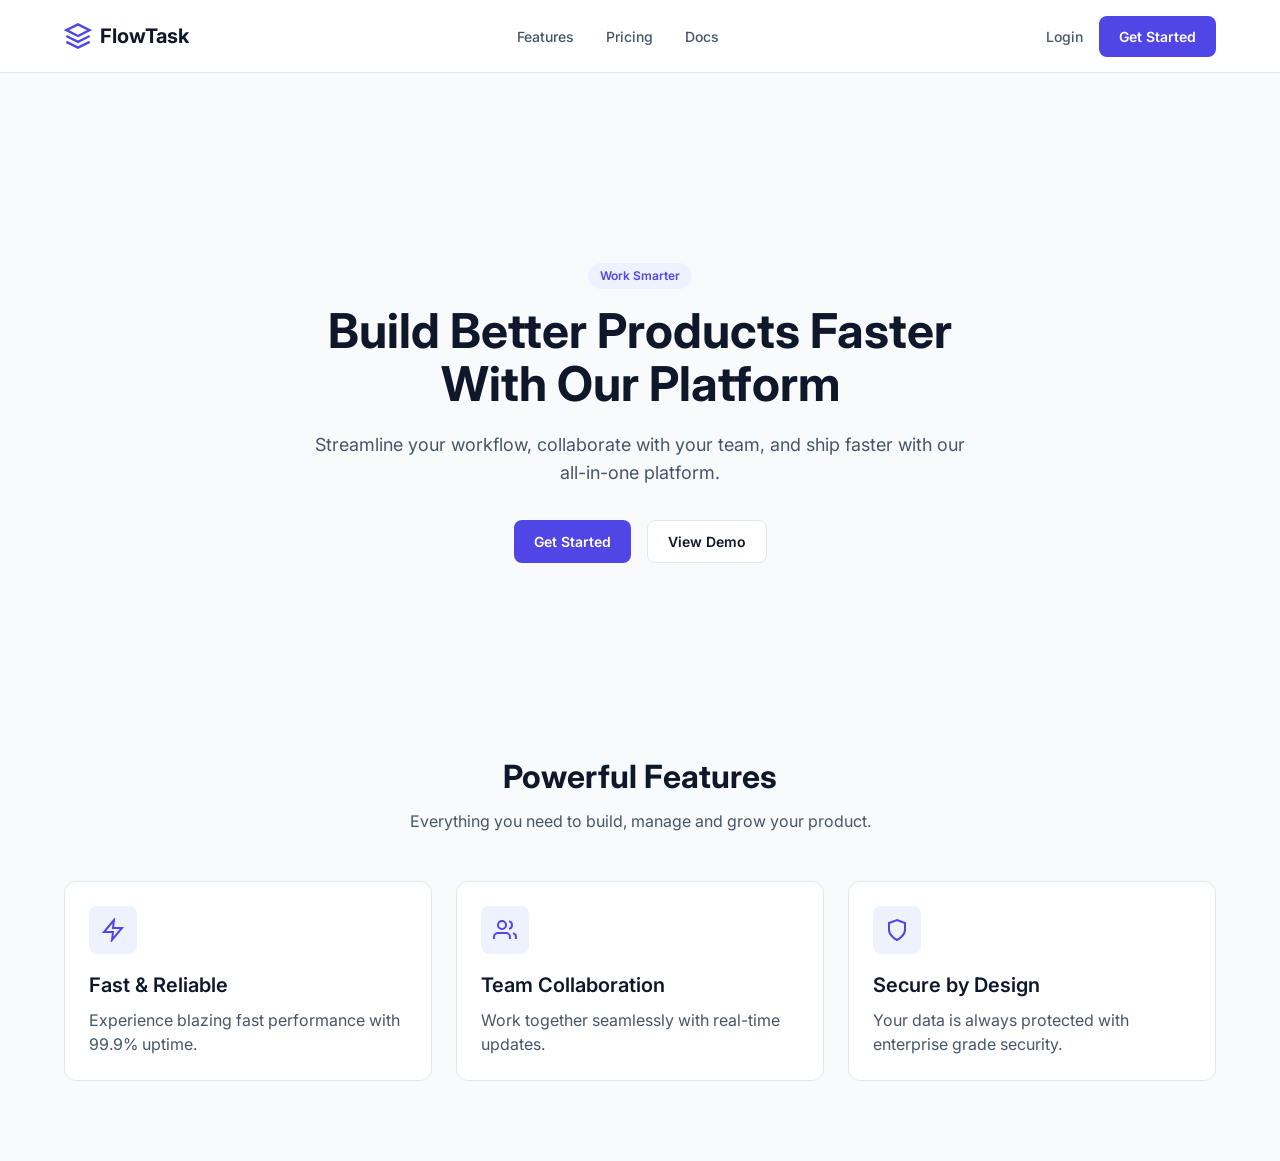
<file: task1/index.html>
<!DOCTYPE html>
<html lang="en">
<head>
  <meta charset="UTF-8">
  <meta name="viewport" content="width=device-width, initial-scale=1.0">
  <title>FlowTask - SaaS Landing Page</title>
  
  <!-- Inter Font from Google Fonts -->
  <link rel="preconnect" href="https://fonts.googleapis.com">
  <link rel="preconnect" href="https://fonts.gstatic.com" crossorigin>
  <link href="https://fonts.googleapis.com/css2?family=Inter:wght@400;500;600;700&display=swap" rel="stylesheet">
  
  
  <link rel="stylesheet" href="style.css">
</head>
<body>

  
  <header class="navbar-wrapper">
    <nav class="container navbar">
      
      <a href="#" class="logo">
        <svg class="logo-icon" viewBox="0 0 24 24" fill="none" stroke="currentColor" stroke-width="2">
          <path d="M12 2L2 7l10 5 10-5-10-5zM2 17l10 5 10-5M2 12l10 5 10-5"/>
        </svg>
        <span class="logo-text">FlowTask</span>
      </a>

      
      <div class="nav-links">
        <a href="#features">Features</a>
        <a href="#pricing">Pricing</a>
        <a href="#docs">Docs</a>
      </div>

     
      <div class="nav-actions">
        <a href="#" class="btn-login">Login</a>
        <a href="#" class="btn btn-primary">Get Started</a>
      </div>

      <button class="mobile-menu-btn" aria-label="Toggle Navigation">
        <svg viewBox="0 0 24 24" fill="none" stroke="currentColor" stroke-width="2">
          <path d="M4 6h16M4 12h16M4 18h16"/>
        </svg>
      </button>
    </nav>
  </header>

 
  <main class="container">

 
    <section class="hero-section">
      <div class="hero-content">
        
        <span class="badge">Work Smarter</span>
        
      
        <h1 class="hero-title">Build Better Products Faster With Our Platform</h1>
        
        <!-- Hero Subtitle Paragraph -->
        <p class="hero-subtitle">
          Streamline your workflow, collaborate with your team, and ship faster with our all-in-one platform.
        </p>
        
        <!-- Call to Action Buttons -->
        <div class="hero-buttons">
          <a href="#" class="btn btn-primary">Get Started</a>
          <a href="#" class="btn btn-secondary">View Demo</a>
        </div>
      </div>
    </section>

    <!-- FEATURES SECTION -->
    <section id="features" class="features-section">
      <!-- Section Header -->
      <div class="section-header">
        <h2 class="section-title">Powerful Features</h2>
        <p class="section-subtitle">Everything you need to build, manage and grow your product.</p>
      </div>

      <!-- Feature Cards Grid Container -->
      <div class="features-grid">
        
        <!-- Card 1 -->
        <article class="feature-card">
          <div class="card-icon">
            <svg viewBox="0 0 24 24" fill="none" stroke="currentColor" stroke-width="2">
              <path d="M13 2L3 14h9l-1 8 10-12h-9l1-8z"/>
            </svg>
          </div>
          <h3 class="card-title">Fast &amp; Reliable</h3>
          <p class="card-body">Experience blazing fast performance with 99.9% uptime.</p>
        </article>

        <!-- Card 2 -->
        <article class="feature-card">
          <div class="card-icon">
            <svg viewBox="0 0 24 24" fill="none" stroke="currentColor" stroke-width="2">
              <path d="M17 21v-2a4 4 0 00-4-4H5a4 4 0 00-4 4v2"/>
              <circle cx="9" cy="7" r="4"/>
              <path d="M23 21v-2a4 4 0 00-3-3.87M16 3.13a4 4 0 010 7.75"/>
            </svg>
          </div>
          <h3 class="card-title">Team Collaboration</h3>
          <p class="card-body">Work together seamlessly with real-time updates.</p>
        </article>

        <!-- Card 3 -->
        <article class="feature-card">
          <div class="card-icon">
            <svg viewBox="0 0 24 24" fill="none" stroke="currentColor" stroke-width="2">
              <path d="M12 22s8-4 8-10V5l-8-3-8 3v7c0 6 8 10 8 10z"/>
            </svg>
          </div>
          <h3 class="card-title">Secure by Design</h3>
          <p class="card-body">Your data is always protected with enterprise grade security.</p>
        </article>

      </div>
    </section>

  </main>

</body>
</html>
</file>
<file: task1/style.css>
/* ==========================================
   1. CSS VARIABLES (DESIGN TOKENS)
   ========================================== */
:root {
  /* Color Palette Specifications */
  --bg-main: #F8FAFC;
  --primary: #4F46E5;
  --primary-hover: #4338CA;
  --heading: #0F172A;
  --body: #475569;
  --card-bg: #FFFFFF;
  --border: #E2E8F0;

  /* Layout Specifications */
  --max-width: 1200px;
  --padding-horizontal: 24px;
}

/* ==========================================
   2. GLOBAL RESETS & TYPOGRAPHY
   ========================================== */
* {
  box-sizing: border-box;
  margin: 0;
  padding: 0;
}

body {
  font-family: 'Inter', sans-serif;
  background-color: var(--bg-main);
  color: var(--body);
  font-size: 16px; /* Specification: Body 16px */
  line-height: 1.5;
  -webkit-font-smoothing: antialiased;
}

a {
  text-decoration: none;
  color: inherit;
}

/* ==========================================
   3. REUSABLE CONTAINER CLASS
   ========================================== */
/* Constrains the content to max-width 1200px and centers it on wide screens */
.container {
  max-width: var(--max-width); /* Max width: 1200px */
  margin-left: auto;           /* Horizontal center technique */
  margin-right: auto;
  padding-left: var(--padding-horizontal);  /* Horizontal padding: 24px */
  padding-right: var(--padding-horizontal);
}

/* ==========================================
   4. NAVIGATION BAR (FLEXBOX)
   ========================================== */
.navbar-wrapper {
  background-color: var(--card-bg);
  border-bottom: 1px solid var(--border);
  width: 100%;
}

.navbar {
  display: flex;                /* Navbar display: flex */
  justify-content: space-between; /* Navbar justify-between */
  align-items: center;
  height: 72px;                 /* Height: 72px */
}

.logo {
  display: flex;
  align-items: center;
  gap: 8px;
  font-weight: 700;
  font-size: 20px;
  color: var(--heading);
}

.logo-icon {
  width: 28px;
  height: 28px;
  color: var(--primary);
}

.nav-links {
  display: flex;
  gap: 32px;
  font-size: 14px;              /* Navigation: 14px */
  font-weight: 500;             /* Font-medium */
  color: var(--body);
}

.nav-links a:hover {
  color: var(--primary);
}

.nav-actions {
  display: flex;
  align-items: center;
  gap: 16px;
}

.btn-login {
  font-size: 14px;
  font-weight: 500;
  color: var(--body);
}

.mobile-menu-btn {
  display: none;                /* Hidden on desktop */
  background: none;
  border: none;
  cursor: pointer;
  color: var(--heading);
}

.mobile-menu-btn svg {
  width: 24px;
  height: 24px;
}

/* ==========================================
   5. BUTTON COMPONENTS
   ========================================== */
.btn {
  display: inline-flex;
  align-items: center;
  justify-content: center;
  padding: 10px 20px;
  border-radius: 8px;
  font-weight: 600;
  font-size: 14px;
  cursor: pointer;
  transition: background-color 0.2s ease;
}

.btn-primary {
  background-color: var(--primary);       /* Primary: #4F46E5 */
  color: #FFFFFF;
}

.btn-primary:hover {
  background-color: var(--primary-hover); /* Hover: #4338CA */
}

.btn-secondary {
  background-color: #FFFFFF;
  color: var(--heading);
  border: 1px solid var(--border);
}

.btn-secondary:hover {
  background-color: #F1F5F9;
}

/* ==========================================
   6. HERO SECTION
   ========================================== */
.hero-section {
  min-height: 520px;            /* Hero minimum height: 520px */
  display: flex;                /* Vertically centered alignment */
  flex-direction: column;
  justify-content: center;
  align-items: center;
  text-align: center;
  margin-top: 80px;            /* Navbar -> Hero gap: 80px */
}

.hero-content {
  max-width: 650px;             /* Text width specification: 650px */
  display: flex;
  flex-direction: column;
  align-items: center;
}

.badge {
  background-color: #EEF2FF;
  color: var(--primary);
  font-size: 12px;
  font-weight: 600;
  padding: 4px 12px;
  border-radius: 16px;
  margin-bottom: 16px;
  display: inline-block;
}

.hero-title {
  font-size: 48px;              /* H1 desktop: 48px */
  font-weight: 700;             /* font-bold */
  line-height: 1.1;             /* line-height: 1.1 */
  color: var(--heading);        /* Heading: #0F172A */
  margin-bottom: 20px;          /* Heading -> paragraph: 20px */
}

.hero-subtitle {
  font-size: 18px;              /* Subtitle: 18px */
  line-height: 1.6;             /* line-height 1.6 */
  color: var(--body);
  margin-bottom: 32px;          /* Paragraph -> buttons: 32px */
}

.hero-buttons {
  display: flex;
  gap: 16px;
}

/* ==========================================
   7. FEATURES SECTION (GRID)
   ========================================== */
.features-section {
  margin-top: 80px;            /* Spacing from Hero */
  margin-bottom: 80px;
}

.section-header {
  text-align: center;
  margin-bottom: 48px;          /* Section -> cards: 48px */
}

.section-title {
  font-size: 32px;              /* Section heading: 32px */
  font-weight: 700;             /* font-bold */
  color: var(--heading);
  margin-bottom: 8px;
}

.section-subtitle {
  font-size: 16px;
  color: var(--body);
}

/* GRID LAYOUT FOR CARDS[cite: 1, 2] */
.features-grid {
  display: grid;
  grid-template-columns: repeat(3, 1fr); /* Desktop: 3 columns */
  gap: 24px;                            /* Card gap: 24px */
}

.feature-card {
  background-color: var(--card-bg); /* Background: #FFFFFF */
  border: 1px solid var(--border);   /* Border: #E2E8F0 */
  border-radius: 12px;
  padding: 24px;                    /* Card padding: 24px */
  display: flex;
  flex-direction: column;
  align-items: flex-start;
}

.card-icon {
  width: 48px;
  height: 48px;
  background-color: #EEF2FF;
  color: var(--primary);
  border-radius: 8px;
  display: flex;
  align-items: center;
  justify-content: center;
  margin-bottom: 16px;
}

.card-icon svg {
  width: 24px;
  height: 24px;
}

.card-title {
  font-size: 20px;              /* Card heading: 20px */
  font-weight: 600;             /* font-semibold */
  color: var(--heading);
  margin-bottom: 8px;
}

.card-body {
  font-size: 16px;              /* Body: 16px */
  color: var(--body);
  line-height: 1.5;
}

/* ==========================================
   8. RESPONSIVE BREAKPOINTS (MEDIA QUERIES)
   ========================================== */

/* TABLET MODE (640px to 1023px) */
@media (max-width: 1023px) {
  .features-grid {
    grid-template-columns: repeat(2, 1fr); /* Tablet: 2 columns */
  }
}

/* MOBILE MODE (< 640px) */
@media (max-width: 639px) {
  /* Navigation Hide/Show */
  .nav-links, .nav-actions {
    display: none;             /* Hide desktop links on mobile */
  }

  .mobile-menu-btn {
    display: block;            /* Show hamburger menu button */
  }

  /* Hero Typography & Layout Changes */
  .hero-title {
    font-size: 36px;           /* H1 Mobile: 36px */
  }

  .hero-buttons {
    flex-direction: column;    /* Buttons stacked on mobile */
    width: 100%;
  }

  .hero-buttons .btn {
    width: 100%;
  }

  /* Grid Layout Change */
  .features-grid {
    grid-template-columns: 1fr; /* Mobile: 1 column */
  }
}
</file>
<file: taskk1/style.css>
/* ==========================================
   1. CSS VARIABLES (DESIGN TOKENS)
   ========================================== */
:root {
  /* Color Palette Specifications */
  --bg-main: #F8FAFC;
  --primary: #4F46E5;
  --primary-hover: #4338CA;
  --heading: #0F172A;
  --body: #475569;
  --card-bg: #FFFFFF;
  --border: #E2E8F0;

  /* Layout Specifications */
  --max-width: 1200px;
  --padding-horizontal: 24px;
}

/* ==========================================
   2. GLOBAL RESETS & TYPOGRAPHY
   ========================================== */
* {
  box-sizing: border-box;
  margin: 0;
  padding: 0;
}

body {
  font-family: 'Inter', sans-serif;
  background-color: var(--bg-main);
  color: var(--body);
  font-size: 16px; /* Specification: Body 16px */
  line-height: 1.5;
  -webkit-font-smoothing: antialiased;
}

a {
  text-decoration: none;
  color: inherit;
}

/* ==========================================
   3. REUSABLE CONTAINER CLASS
   ========================================== */
/* Constrains the content to max-width 1200px and centers it on wide screens */
.container {
  max-width: var(--max-width); /* Max width: 1200px */
  margin-left: auto;           /* Horizontal center technique */
  margin-right: auto;
  padding-left: var(--padding-horizontal);  /* Horizontal padding: 24px */
  padding-right: var(--padding-horizontal);
}

/* ==========================================
   4. NAVIGATION BAR (FLEXBOX)
   ========================================== */
.navbar-wrapper {
  background-color: var(--card-bg);
  border-bottom: 1px solid var(--border);
  width: 100%;
}

.navbar {
  display: flex;                /* Navbar display: flex */
  justify-content: space-between; /* Navbar justify-between */
  align-items: center;
  height: 72px;                 /* Height: 72px */
}

.logo {
  display: flex;
  align-items: center;
  gap: 8px;
  font-weight: 700;
  font-size: 20px;
  color: var(--heading);
}

.logo-icon {
  width: 28px;
  height: 28px;
  color: var(--primary);
}

.nav-links {
  display: flex;
  gap: 32px;
  font-size: 14px;              /* Navigation: 14px */
  font-weight: 500;             /* Font-medium */
  color: var(--body);
}

.nav-links a:hover {
  color: var(--primary);
}

.nav-actions {
  display: flex;
  align-items: center;
  gap: 16px;
}

.btn-login {
  font-size: 14px;
  font-weight: 500;
  color: var(--body);
}

.mobile-menu-btn {
  display: none;                /* Hidden on desktop */
  background: none;
  border: none;
  cursor: pointer;
  color: var(--heading);
}

.mobile-menu-btn svg {
  width: 24px;
  height: 24px;
}

/* ==========================================
   5. BUTTON COMPONENTS
   ========================================== */
.btn {
  display: inline-flex;
  align-items: center;
  justify-content: center;
  padding: 10px 20px;
  border-radius: 8px;
  font-weight: 600;
  font-size: 14px;
  cursor: pointer;
  transition: background-color 0.2s ease;
}

.btn-primary {
  background-color: var(--primary);       /* Primary: #4F46E5 */
  color: #FFFFFF;
}

.btn-primary:hover {
  background-color: var(--primary-hover); /* Hover: #4338CA */
}

.btn-secondary {
  background-color: #FFFFFF;
  color: var(--heading);
  border: 1px solid var(--border);
}

.btn-secondary:hover {
  background-color: #F1F5F9;
}

/* ==========================================
   6. HERO SECTION
   ========================================== */
.hero-section {
  min-height: 520px;            /* Hero minimum height: 520px */
  display: flex;                /* Vertically centered alignment */
  flex-direction: column;
  justify-content: center;
  align-items: center;
  text-align: center;
  margin-top: 80px;            /* Navbar -> Hero gap: 80px */
}

.hero-content {
  max-width: 650px;             /* Text width specification: 650px */
  display: flex;
  flex-direction: column;
  align-items: center;
}

.badge {
  background-color: #EEF2FF;
  color: var(--primary);
  font-size: 12px;
  font-weight: 600;
  padding: 4px 12px;
  border-radius: 16px;
  margin-bottom: 16px;
  display: inline-block;
}

.hero-title {
  font-size: 48px;              /* H1 desktop: 48px */
  font-weight: 700;             /* font-bold */
  line-height: 1.1;             /* line-height: 1.1 */
  color: var(--heading);        /* Heading: #0F172A */
  margin-bottom: 20px;          /* Heading -> paragraph: 20px */
}

.hero-subtitle {
  font-size: 18px;              /* Subtitle: 18px */
  line-height: 1.6;             /* line-height 1.6 */
  color: var(--body);
  margin-bottom: 32px;          /* Paragraph -> buttons: 32px */
}

.hero-buttons {
  display: flex;
  gap: 16px;
}

/* ==========================================
   7. FEATURES SECTION (GRID)
   ========================================== */
.features-section {
  margin-top: 80px;            /* Spacing from Hero */
  margin-bottom: 80px;
}

.section-header {
  text-align: center;
  margin-bottom: 48px;          /* Section -> cards: 48px */
}

.section-title {
  font-size: 32px;              /* Section heading: 32px */
  font-weight: 700;             /* font-bold */
  color: var(--heading);
  margin-bottom: 8px;
}

.section-subtitle {
  font-size: 16px;
  color: var(--body);
}

/* GRID LAYOUT FOR CARDS[cite: 1, 2] */
.features-grid {
  display: grid;
  grid-template-columns: repeat(3, 1fr); /* Desktop: 3 columns */
  gap: 24px;                            /* Card gap: 24px */
}

.feature-card {
  background-color: var(--card-bg); /* Background: #FFFFFF */
  border: 1px solid var(--border);   /* Border: #E2E8F0 */
  border-radius: 12px;
  padding: 24px;                    /* Card padding: 24px */
  display: flex;
  flex-direction: column;
  align-items: flex-start;
}

.card-icon {
  width: 48px;
  height: 48px;
  background-color: #EEF2FF;
  color: var(--primary);
  border-radius: 8px;
  display: flex;
  align-items: center;
  justify-content: center;
  margin-bottom: 16px;
}

.card-icon svg {
  width: 24px;
  height: 24px;
}

.card-title {
  font-size: 20px;              /* Card heading: 20px */
  font-weight: 600;             /* font-semibold */
  color: var(--heading);
  margin-bottom: 8px;
}

.card-body {
  font-size: 16px;              /* Body: 16px */
  color: var(--body);
  line-height: 1.5;
}

/* ==========================================
   8. RESPONSIVE BREAKPOINTS (MEDIA QUERIES)
   ========================================== */

/* TABLET MODE (640px to 1023px) */
@media (max-width: 1023px) {
  .features-grid {
    grid-template-columns: repeat(2, 1fr); /* Tablet: 2 columns */
  }
}

/* MOBILE MODE (< 640px) */
@media (max-width: 639px) {
  /* Navigation Hide/Show */
  .nav-links, .nav-actions {
    display: none;             /* Hide desktop links on mobile */
  }

  .mobile-menu-btn {
    display: block;            /* Show hamburger menu button */
  }

  /* Hero Typography & Layout Changes */
  .hero-title {
    font-size: 36px;           /* H1 Mobile: 36px */
  }

  .hero-buttons {
    flex-direction: column;    /* Buttons stacked on mobile */
    width: 100%;
  }

  .hero-buttons .btn {
    width: 100%;
  }

  /* Grid Layout Change */
  .features-grid {
    grid-template-columns: 1fr; /* Mobile: 1 column */
  }
}
</file>
